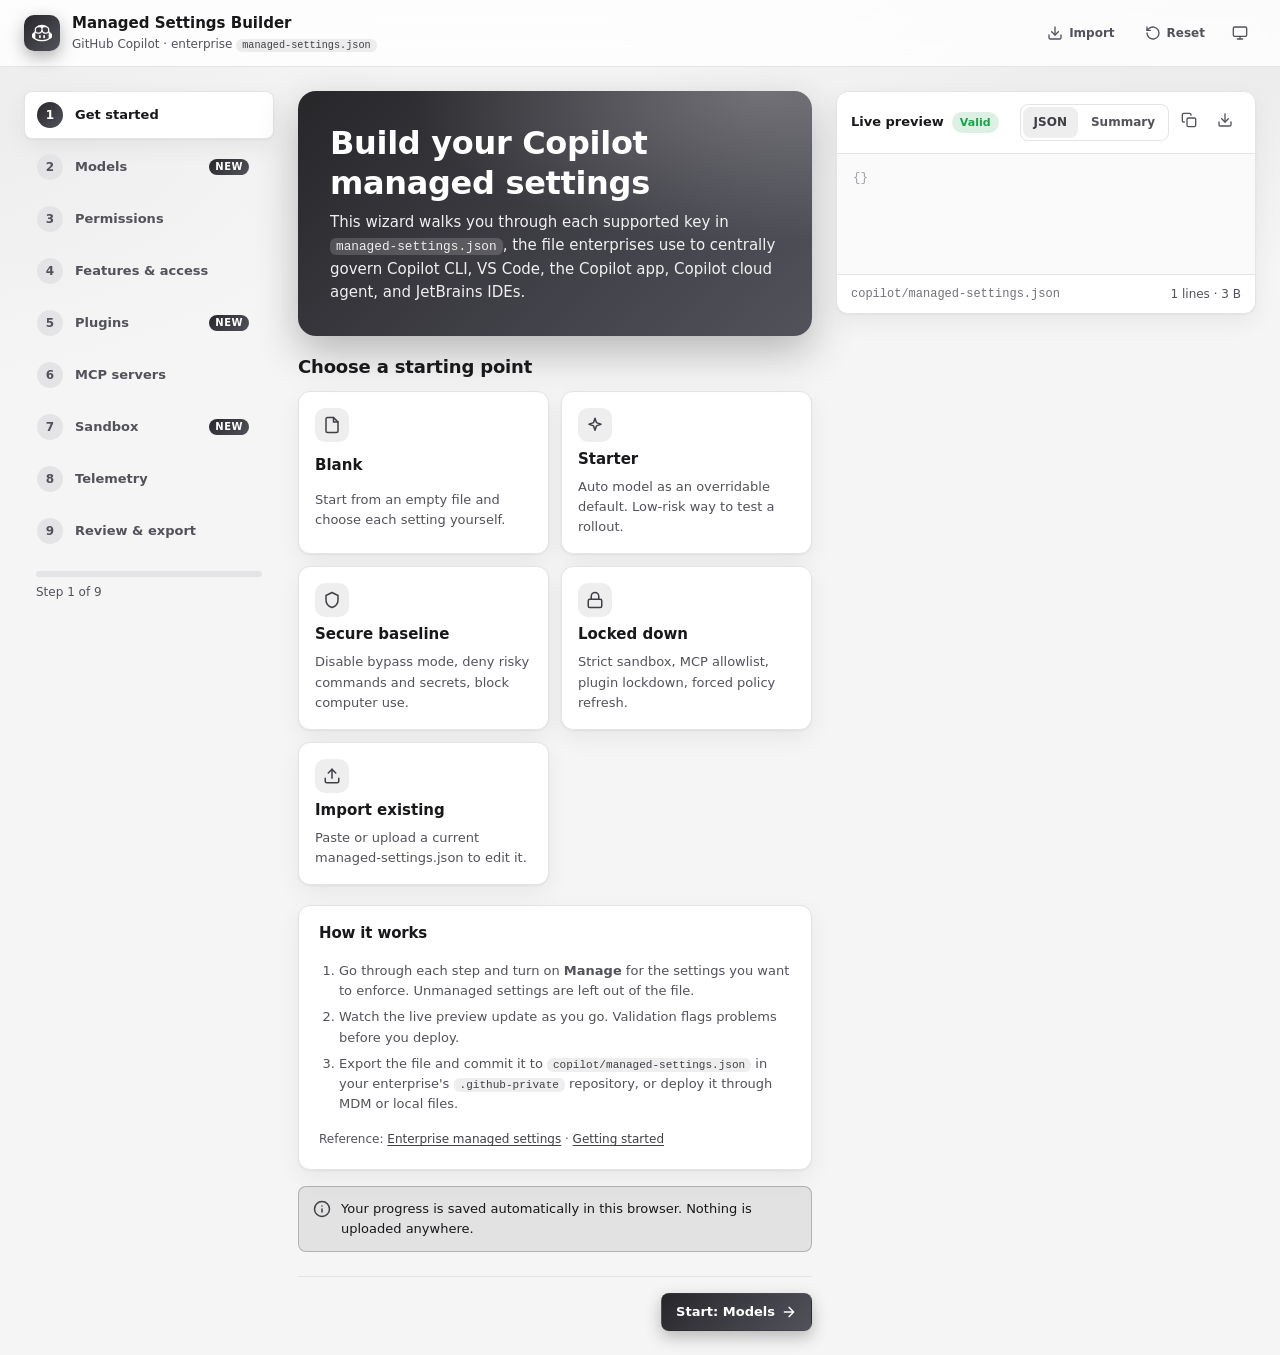
<file: index.html>
<!doctype html>
<html lang="en">
<head>
  <meta charset="utf-8">
  <meta name="viewport" content="width=device-width, initial-scale=1">
  <title>Managed Settings Builder · GitHub Copilot</title>
  <meta name="description" content="Step-by-step builder for GitHub Copilot enterprise managed-settings.json">
  <meta name="color-scheme" content="light dark">
  <script>
    // Apply saved theme before paint to avoid a flash.
    (function () {
      try {
        var t = localStorage.getItem("ems-theme");
        if (t === "light" || t === "dark") document.documentElement.setAttribute("data-theme", t);
      } catch (e) {}
    })();
  </script>
  <link rel="stylesheet" href="css/styles.css">
</head>
<body>
  <header class="app-header">
    <div class="brand">
      <div class="brand-mark" aria-hidden="true">
        <img src="images/copilot.svg" alt="" width="20" height="20">
      </div>
      <div>
        <div class="brand-title">Managed Settings Builder</div>
        <div class="brand-sub">GitHub Copilot · enterprise <code>managed-settings.json</code></div>
      </div>
    </div>
    <div class="header-actions">
      <button class="btn btn-ghost btn-sm" type="button" data-action="open-import" title="Import an existing managed-settings.json">
        <svg viewBox="0 0 24 24" fill="none" stroke="currentColor" stroke-width="2" stroke-linecap="round" stroke-linejoin="round" aria-hidden="true"><path d="M21 15v4a2 2 0 0 1-2 2H5a2 2 0 0 1-2-2v-4"/><path d="M7 10l5 5 5-5"/><path d="M12 15V3"/></svg>
        Import
      </button>
      <button class="btn btn-ghost btn-sm" type="button" data-action="reset" title="Start over with an empty configuration">
        <svg viewBox="0 0 24 24" fill="none" stroke="currentColor" stroke-width="2" stroke-linecap="round" stroke-linejoin="round" aria-hidden="true"><path d="M3 12a9 9 0 1 0 3-6.7L3 8"/><path d="M3 3v5h5"/></svg>
        Reset
      </button>
      <button class="btn btn-icon btn-ghost" type="button" data-action="theme" id="theme-btn" aria-label="Toggle color theme" title="Theme: system"></button>
    </div>
  </header>

  <div id="whats-new-status" class="sr-only" role="status" aria-live="polite"></div>
  <section id="whats-new" class="whats-new" aria-label="What's new" hidden></section>

  <div class="layout">
    <nav class="stepper" aria-label="Setup steps">
      <ol id="steps"></ol>
      <div class="stepper-progress">
        <div class="progress-track"><div class="progress-fill" id="progress-fill"></div></div>
        <div class="progress-label" id="progress-label"></div>
      </div>
    </nav>

    <main id="main" tabindex="-1"></main>

    <aside class="preview" aria-label="Generated file preview">
      <div class="card">
        <div class="preview-head">
          <div class="preview-title">
            Live preview
            <span class="status-pill ok" id="status-pill">Valid</span>
          </div>
          <div class="preview-actions">
            <div class="preview-mode" role="group" aria-label="Preview format">
              <button class="btn btn-sm btn-ghost" type="button" data-action="preview-mode" data-mode="json" aria-controls="json-preview summary-preview" aria-pressed="true">JSON</button>
              <button class="btn btn-sm btn-ghost" type="button" data-action="preview-mode" data-mode="summary" aria-controls="json-preview summary-preview" aria-pressed="false">Summary</button>
            </div>
            <button class="btn btn-icon btn-ghost" type="button" data-action="copy-preview" id="copy-preview" title="Copy JSON" aria-label="Copy JSON">
              <svg viewBox="0 0 24 24" fill="none" stroke="currentColor" stroke-width="2" stroke-linecap="round" stroke-linejoin="round" aria-hidden="true"><rect x="9" y="9" width="13" height="13" rx="2"/><path d="M5 15H4a2 2 0 0 1-2-2V4a2 2 0 0 1 2-2h9a2 2 0 0 1 2 2v1"/></svg>
            </button>
            <button class="btn btn-icon btn-ghost" type="button" data-action="download" title="Download managed-settings.json" aria-label="Download managed-settings.json">
              <svg viewBox="0 0 24 24" fill="none" stroke="currentColor" stroke-width="2" stroke-linecap="round" stroke-linejoin="round" aria-hidden="true"><path d="M21 15v4a2 2 0 0 1-2 2H5a2 2 0 0 1-2-2v-4"/><path d="M7 10l5 5 5-5"/><path d="M12 15V3"/></svg>
            </button>
          </div>
        </div>
        <pre class="code" id="json-preview" aria-label="managed-settings.json contents"></pre>
        <div class="summary-preview" id="summary-preview" role="region" aria-label="Plain-English settings summary" hidden></div>
        <div class="preview-foot">
          <span class="preview-file">copilot/managed-settings.json</span>
          <span id="preview-stats"></span>
        </div>
      </div>
    </aside>
  </div>

  <dialog id="import-dialog" aria-labelledby="import-title">
    <form method="dialog">
      <div class="dialog-body">
        <h2 id="import-title" style="font-size: var(--fs-lg)">Import existing settings</h2>
        <p class="hint">Paste the contents of an existing <code>managed-settings.json</code>, or choose a file. Your current configuration will be replaced.</p>
        <textarea class="textarea" id="import-text" spellcheck="false" placeholder='{ "model": "auto" }'></textarea>
        <div class="inline">
          <input type="file" id="import-file" accept=".json,application/json" class="sr-only">
          <label for="import-file" class="btn btn-sm">Choose file…</label>
          <span class="hint" id="import-error" role="alert" style="color: var(--err)"></span>
        </div>
      </div>
      <div class="dialog-foot">
        <button class="btn" value="cancel" formnovalidate>Cancel</button>
        <button class="btn btn-primary" type="button" data-action="do-import">Import</button>
      </div>
    </form>
  </dialog>

  <div class="toast" id="toast" role="status" aria-live="polite"></div>

  <script src="js/settings-core.js"></script>
  <script src="js/models-snapshot.js"></script>
  <script src="js/whats-new.js"></script>
  <script src="js/app.js"></script>
</body>
</html>
</file>
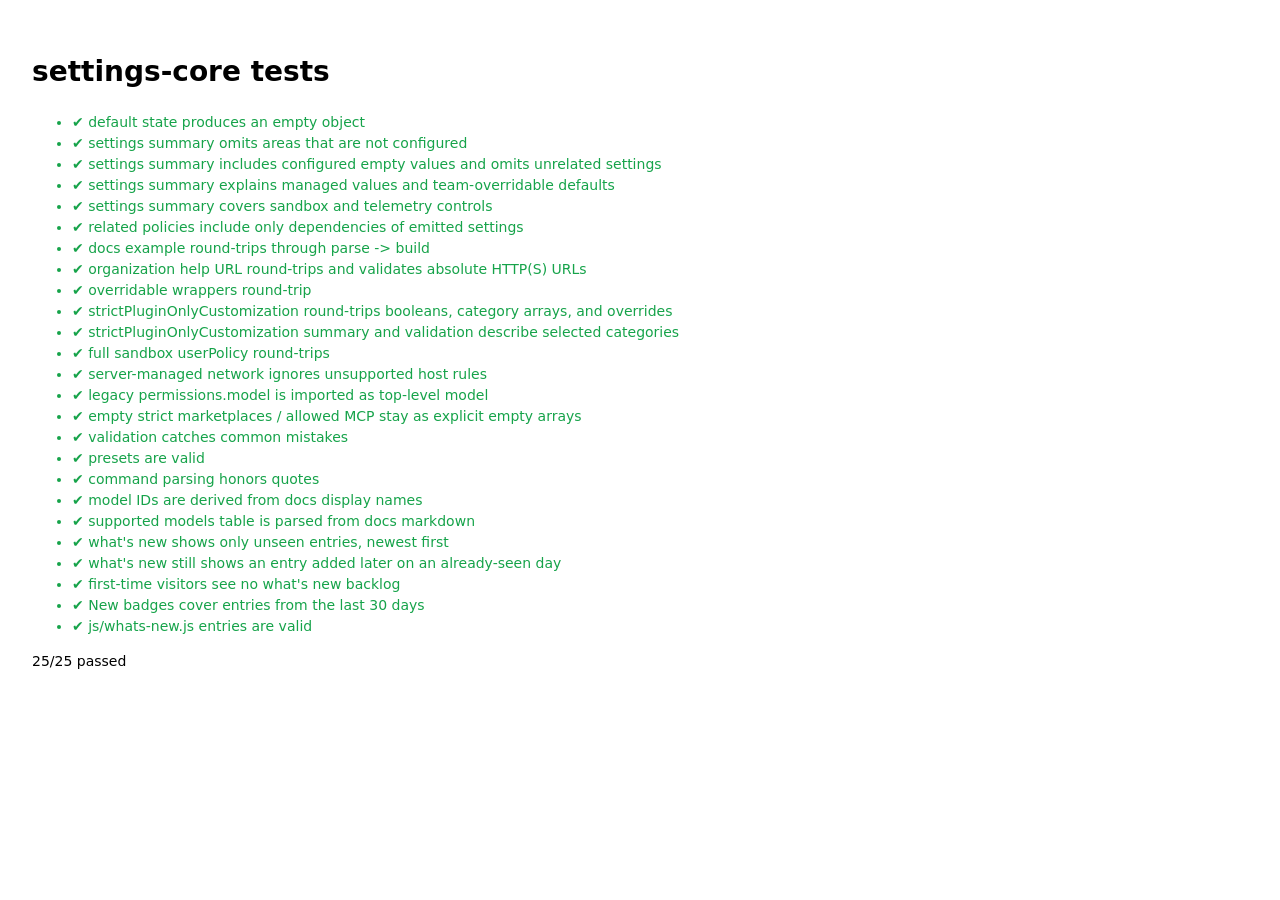
<file: tests/index.html>
<!doctype html>
<html lang="en">
<head>
  <meta charset="utf-8">
  <title>settings-core tests</title>
  <meta name="color-scheme" content="light dark">
  <style>
    body { font: 14px/1.5 ui-sans-serif, system-ui, sans-serif; padding: 1.5rem; }
    .pass { color: #16a34a; } .fail { color: #dc2626; white-space: pre-wrap; }
  </style>
</head>
<body>
  <h1>settings-core tests</h1>
  <ul id="out"></ul>
  <p id="summary"></p>
  <script src="../js/settings-core.js"></script>
  <script src="../js/whats-new.js"></script>
  <script>
    // Minimal browser shims for node:test and node:assert/strict.
    const results = [];
    window.test = (name, fn) => {
      try { fn(); results.push({ name, ok: true }); }
      catch (e) { results.push({ name, ok: false, err: e.message }); }
    };
    const canon = (v) => JSON.stringify(v, (k, x) => (x && typeof x === "object" && !Array.isArray(x)
      ? Object.keys(x).sort().reduce((o, key) => ((o[key] = x[key]), o), {}) : x));
    window.assert = {
      equal: (a, b, m) => { if (a !== b) throw new Error(m || `${a} !== ${b}`); },
      ok: (v, m) => { if (!v) throw new Error(m || "expected truthy"); },
      match: (v, re, m) => { if (!re.test(v)) throw new Error(m || `${v} does not match ${re}`); },
      doesNotMatch: (v, re, m) => { if (re.test(v)) throw new Error(m || `${v} matches ${re}`); },
      deepEqual: (a, b, m) => {
        if (canon(a) !== canon(b)) throw new Error((m ? m + ": " : "") + `\nactual:   ${canon(a)}\nexpected: ${canon(b)}`);
      },
    };
  </script>
  <script src="settings-core.test.js"></script>
  <script>
    const out = document.getElementById("out");
    results.forEach((r) => {
      const li = document.createElement("li");
      li.className = r.ok ? "pass" : "fail";
      li.textContent = (r.ok ? "✔ " : "✘ ") + r.name + (r.err ? "\n" + r.err : "");
      out.appendChild(li);
    });
    const failed = results.filter((r) => !r.ok).length;
    document.getElementById("summary").textContent = `${results.length - failed}/${results.length} passed`;
    window.__testResults = { total: results.length, failed, results };
  </script>
</body>
</html>
</file>
<file: css/styles.css>
/* ==========================================================================
   Managed Settings Builder – design tokens
   Black / charcoal palette, standardized type scale, light + dark themes.
   ========================================================================== */
:root {
  --font-sans: "Inter", "Segoe UI Variable", "Segoe UI", -apple-system, BlinkMacSystemFont, system-ui, Roboto, "Helvetica Neue", Arial, sans-serif;
  --font-mono: "JetBrains Mono", "SF Mono", ui-monospace, SFMono-Regular, Menlo, Consolas, monospace;

  --fs-xs: 12px;
  --fs-sm: 13px;
  --fs-md: 15px;
  --fs-lg: 18px;
  --fs-xl: 24px;
  --fs-xxl: 32px;

  --radius-sm: 8px;
  --radius: 12px;
  --radius-lg: 18px;

  /* Palette */
  --charcoal-400: #a1a1aa;
  --charcoal-500: #52525b;
  --charcoal-600: #3f3f46;
  --charcoal-700: #27272a;

  --brand-gradient: linear-gradient(135deg, var(--charcoal-700) 0%, var(--charcoal-600) 55%, var(--charcoal-500) 100%);

  /* Light theme (default) */
  --bg: #f5f5f5;
  --bg-glow: radial-gradient(1200px 600px at 100% -10%, rgba(39, 39, 42, 0.08), transparent 60%),
    radial-gradient(900px 500px at -10% 10%, rgba(82, 82, 91, 0.06), transparent 60%);
  --surface: #ffffff;
  --surface-2: #f4f4f5;
  --surface-3: #e4e4e7;
  --border: #e4e4e7;
  --border-strong: #a1a1aa;
  --text: #18181b;
  --text-muted: #52525b;
  --text-faint: #71717a;
  --primary: var(--charcoal-600);
  --primary-hover: #09090b;
  --primary-soft: rgba(39, 39, 42, 0.08);
  --accent: var(--charcoal-500);
  --focus: 0 0 0 3px rgba(39, 39, 42, 0.35);
  --shadow: 0 1px 2px rgba(24, 24, 27, 0.05), 0 8px 24px rgba(24, 24, 27, 0.06);

  --ok: #16a34a;
  --warn: #b45309;
  --warn-soft: rgba(245, 158, 11, 0.12);
  --err: #dc2626;
  --err-soft: rgba(220, 38, 38, 0.10);
  --info: var(--charcoal-600);
  --info-soft: rgba(63, 63, 70, 0.10);

  /* JSON syntax */
  --json-key: #3f3f46;
  --json-str: #52525b;
  --json-num: #18181b;
  --json-bool: #71717a;
  --json-punc: #a1a1aa;
  --code-bg: #fafafa;

  color-scheme: light;
}

@media (prefers-color-scheme: dark) {
  :root:not([data-theme="light"]) {
    --bg: #09090b;
    --bg-glow: radial-gradient(1200px 600px at 100% -10%, rgba(161, 161, 170, 0.12), transparent 60%),
      radial-gradient(900px 500px at -10% 10%, rgba(82, 82, 91, 0.10), transparent 60%);
    --surface: #18181b;
    --surface-2: #27272a;
    --surface-3: #3f3f46;
    --border: #3f3f46;
    --border-strong: #52525b;
    --text: #f4f4f5;
    --text-muted: #d4d4d8;
    --text-faint: #71717a;
    --primary: #e4e4e7;
    --primary-hover: #ffffff;
    --primary-soft: rgba(228, 228, 231, 0.12);
    --accent: #d4d4d8;
    --focus: 0 0 0 3px rgba(228, 228, 231, 0.4);
    --shadow: 0 1px 2px rgba(0, 0, 0, 0.3), 0 10px 30px rgba(0, 0, 0, 0.35);
    --ok: #4ade80;
    --warn: #fbbf24;
    --warn-soft: rgba(251, 191, 36, 0.12);
    --err: #f87171;
    --err-soft: rgba(248, 113, 113, 0.12);
    --info: #d4d4d8;
    --info-soft: rgba(212, 212, 216, 0.12);
    --json-key: #d4d4d8;
    --json-str: #a1a1aa;
    --json-num: #f4f4f5;
    --json-bool: #a1a1aa;
    --json-punc: #71717a;
    --code-bg: #09090b;
    color-scheme: dark;
  }
}

:root[data-theme="dark"] {
  --bg: #09090b;
  --bg-glow: radial-gradient(1200px 600px at 100% -10%, rgba(161, 161, 170, 0.12), transparent 60%),
    radial-gradient(900px 500px at -10% 10%, rgba(82, 82, 91, 0.10), transparent 60%);
  --surface: #18181b;
  --surface-2: #27272a;
  --surface-3: #3f3f46;
  --border: #3f3f46;
  --border-strong: #52525b;
  --text: #f4f4f5;
  --text-muted: #d4d4d8;
  --text-faint: #71717a;
  --primary: #e4e4e7;
  --primary-hover: #ffffff;
  --primary-soft: rgba(228, 228, 231, 0.12);
  --accent: #d4d4d8;
  --focus: 0 0 0 3px rgba(228, 228, 231, 0.4);
  --shadow: 0 1px 2px rgba(0, 0, 0, 0.3), 0 10px 30px rgba(0, 0, 0, 0.35);
  --ok: #4ade80;
  --warn: #fbbf24;
  --warn-soft: rgba(251, 191, 36, 0.12);
  --err: #f87171;
  --err-soft: rgba(248, 113, 113, 0.12);
  --info: #d4d4d8;
  --info-soft: rgba(212, 212, 216, 0.12);
  --json-key: #d4d4d8;
  --json-str: #a1a1aa;
  --json-num: #f4f4f5;
  --json-bool: #a1a1aa;
  --json-punc: #71717a;
  --code-bg: #09090b;
  color-scheme: dark;
}

/* ==========================================================================
   Base
   ========================================================================== */
*, *::before, *::after { box-sizing: border-box; }
html, body { margin: 0; }
body {
  font-family: var(--font-sans);
  font-size: var(--fs-md);
  line-height: 1.55;
  color: var(--text);
  background: var(--bg-glow), var(--bg);
  background-attachment: fixed;
  min-height: 100vh;
  -webkit-font-smoothing: antialiased;
}

h1, h2, h3, h4 { margin: 0; line-height: 1.25; font-weight: 650; letter-spacing: -0.01em; }
p { margin: 0; }
a { color: var(--primary); text-underline-offset: 2px; }
a:hover { color: var(--primary-hover); }
code, kbd, pre { font-family: var(--font-mono); font-size: 0.9em; }
:not(pre) > code {
  background: var(--primary-soft);
  color: var(--primary);
  padding: 1px 6px;
  border-radius: 6px;
  font-size: 0.85em;
}
button, input, select, textarea { font: inherit; color: inherit; }
:focus-visible { outline: none; box-shadow: var(--focus); }
.sr-only { position: absolute; width: 1px; height: 1px; padding: 0; margin: -1px; overflow: hidden; clip: rect(0 0 0 0); border: 0; }

/* ==========================================================================
   App shell
   ========================================================================== */
.app-header {
  position: sticky; top: 0; z-index: 20;
  display: flex; align-items: center; gap: 16px;
  padding: 12px 24px;
  background: color-mix(in srgb, var(--surface) 82%, transparent);
  backdrop-filter: saturate(160%) blur(12px);
  border-bottom: 1px solid var(--border);
}
.brand { display: flex; align-items: center; gap: 12px; }
.brand-mark {
  width: 36px; height: 36px; border-radius: 10px;
  background: var(--brand-gradient);
  display: grid; place-items: center; color: #fff;
  box-shadow: 0 6px 16px rgba(39, 39, 42, 0.35);
}
.brand-title { font-size: var(--fs-md); font-weight: 700; }
.brand-sub { font-size: var(--fs-xs); color: var(--text-muted); }
.header-actions { margin-left: auto; display: flex; gap: 8px; align-items: center; }

.layout {
  display: grid;
  grid-template-columns: 250px minmax(0, 1fr) minmax(320px, 420px);
  gap: 24px;
  max-width: 1500px;
  margin: 0 auto;
  padding: 24px;
  align-items: start;
}
#main:focus, #main:focus-visible { outline: none; box-shadow: none; }
.layout > * { min-width: 0; }

/* Stepper */
.stepper { position: sticky; top: 84px; }
.stepper ol { list-style: none; margin: 0; padding: 0; display: grid; gap: 4px; }
.step-btn {
  width: 100%; display: flex; align-items: center; gap: 12px;
  padding: 10px 12px; border-radius: var(--radius-sm);
  background: transparent; border: 1px solid transparent;
  text-align: left; cursor: pointer; color: var(--text-muted);
  font-size: var(--fs-sm); font-weight: 550;
  transition: background .15s, color .15s, border-color .15s;
}
.step-btn:hover { background: var(--surface-2); color: var(--text); }
.step-btn[aria-current="step"] { background: var(--surface); border-color: var(--border); color: var(--text); box-shadow: var(--shadow); }
.step-num {
  flex: none; width: 26px; height: 26px; border-radius: 50%;
  display: grid; place-items: center; font-size: var(--fs-xs); font-weight: 700;
  background: var(--surface-3); color: var(--text-muted);
}
.step-btn[aria-current="step"] .step-num { background: var(--brand-gradient); color: #fff; }
.step-btn.configured .step-num { background: var(--primary-soft); color: var(--primary); }
.step-btn[aria-current="step"].configured .step-num { background: var(--brand-gradient); color: #fff; }
.step-label { flex: 1; }
.step-meta { font-size: var(--fs-xs); color: var(--text-faint); font-weight: 500; }
.step-dot { width: 8px; height: 8px; border-radius: 50%; background: var(--err); flex: none; }
.step-dot.warn { background: var(--warn); }
.stepper-progress { margin: 16px 12px 0; }
.progress-track { height: 6px; border-radius: 99px; background: var(--surface-3); overflow: hidden; }
.progress-fill { height: 100%; background: var(--brand-gradient); border-radius: inherit; transition: width .3s ease; }
.progress-label { font-size: var(--fs-xs); color: var(--text-muted); margin-top: 6px; }

/* Main content */
.step-header { margin-bottom: 20px; }
.eyebrow { font-size: var(--fs-xs); font-weight: 700; letter-spacing: .08em; text-transform: uppercase; color: var(--accent); }
.step-header h1 { font-size: var(--fs-xl); margin-top: 4px; }
.step-header p { color: var(--text-muted); margin-top: 6px; max-width: 70ch; }

.card {
  background: var(--surface);
  border: 1px solid var(--border);
  border-radius: var(--radius);
  box-shadow: var(--shadow);
  margin-bottom: 16px;
  overflow: hidden;
}
.card-head { display: flex; gap: 16px; align-items: flex-start; padding: 18px 20px; }
.card-head-text { flex: 1; min-width: 0; }
.card-title { font-size: var(--fs-md); font-weight: 650; display: flex; align-items: center; gap: 8px; flex-wrap: wrap; }
.card-key { font-family: var(--font-mono); font-size: var(--fs-xs); color: var(--text-faint); font-weight: 500; }
.card-desc { color: var(--text-muted); font-size: var(--fs-sm); margin-top: 4px; }
.card-body { padding: 0 20px 20px; display: grid; gap: 16px; }
.card.is-off .card-body { display: none; }
.card.is-off { box-shadow: none; }
.subcard { border: 1px solid var(--border); border-radius: var(--radius-sm); padding: 14px; background: var(--surface-2); display: grid; gap: 12px; }
.subcard-head { display: flex; align-items: center; gap: 8px; justify-content: space-between; }
.subcard-title { font-size: var(--fs-sm); font-weight: 650; }

/* Client support badges */
.support { display: flex; gap: 4px; flex-wrap: wrap; margin-top: 8px; }
.chip-client {
  font-size: 11px; font-weight: 600; padding: 2px 8px; border-radius: 99px;
  border: 1px solid var(--border); color: var(--text-faint); background: transparent;
}
.chip-client.yes { color: var(--primary); border-color: color-mix(in srgb, var(--primary) 35%, transparent); background: var(--primary-soft); }
.chip-client.no { text-decoration: line-through; opacity: .6; }

/* Forms */
.field { display: grid; gap: 6px; }
.field-row { display: grid; grid-template-columns: repeat(auto-fit, minmax(180px, 1fr)); gap: 12px; }
.label { font-size: var(--fs-sm); font-weight: 600; }
.hint { font-size: var(--fs-xs); color: var(--text-muted); }
.input, .select, .textarea {
  width: 100%; padding: 9px 12px;
  border: 1px solid var(--border-strong); border-radius: var(--radius-sm);
  background: var(--surface); color: var(--text);
  font-size: var(--fs-sm);
  transition: border-color .15s, box-shadow .15s;
}
.input::placeholder, .textarea::placeholder { color: var(--text-faint); }
.input:focus, .select:focus, .textarea:focus { border-color: var(--primary); box-shadow: var(--focus); outline: none; }
.input.mono, .textarea.mono { font-family: var(--font-mono); font-size: var(--fs-xs); }
.textarea { min-height: 220px; resize: vertical; font-family: var(--font-mono); font-size: var(--fs-xs); }
.select { appearance: none; padding-right: 32px;
  background-image: linear-gradient(45deg, transparent 50%, var(--text-muted) 50%), linear-gradient(135deg, var(--text-muted) 50%, transparent 50%);
  background-position: calc(100% - 16px) 50%, calc(100% - 11px) 50%; background-size: 5px 5px; background-repeat: no-repeat; }
.inline { display: flex; gap: 8px; align-items: center; }
.inline > .input { flex: 1; }
.inline > .select { width: auto; flex: none; }

/* Toggle switch */
.switch { position: relative; display: inline-flex; align-items: center; gap: 10px; cursor: pointer; font-size: var(--fs-sm); font-weight: 550; user-select: none; }
.switch input { position: absolute; opacity: 0; width: 1px; height: 1px; }
.switch .track {
  width: 40px; height: 22px; border-radius: 99px; background: var(--surface-3);
  border: 1px solid var(--border-strong); position: relative; transition: background .2s, border-color .2s; flex: none;
}
.switch .track::after {
  content: ""; position: absolute; top: 2px; left: 2px; width: 16px; height: 16px; border-radius: 50%;
  background: #fff; box-shadow: 0 1px 3px rgba(0,0,0,.25); transition: transform .2s;
}
.switch input:checked + .track { background: var(--brand-gradient); border-color: transparent; }
.switch input:checked + .track::after { transform: translateX(18px); }
.switch input:focus-visible + .track { box-shadow: var(--focus); }
.switch-label-muted { color: var(--text-muted); font-weight: 500; }

/* Segmented (tri-state) */
.seg { display: inline-flex; border: 1px solid var(--border-strong); border-radius: var(--radius-sm); overflow: hidden; background: var(--surface); }
.seg label { position: relative; }
.seg input { position: absolute; opacity: 0; inset: 0; cursor: pointer; }
.seg span { display: block; padding: 6px 12px; font-size: var(--fs-xs); font-weight: 600; color: var(--text-muted); border-right: 1px solid var(--border); cursor: pointer; }
.seg label:last-child span { border-right: 0; }
.seg input:checked + span { background: var(--primary-soft); color: var(--primary); }
.seg input:focus-visible + span { box-shadow: inset var(--focus); }
.tri-row { display: flex; align-items: center; justify-content: space-between; gap: 16px; padding: 10px 0; border-top: 1px solid var(--border); }
.tri-row:first-child { border-top: 0; padding-top: 0; }
.tri-row-text { min-width: 0; }
.tri-row-text .label code { font-weight: 500; }

/* Buttons */
.btn {
  display: inline-flex; align-items: center; justify-content: center; gap: 6px;
  padding: 8px 14px; border-radius: var(--radius-sm); border: 1px solid var(--border-strong);
  background: var(--surface); color: var(--text); font-size: var(--fs-sm); font-weight: 600;
  cursor: pointer; transition: background .15s, border-color .15s, transform .05s; white-space: nowrap;
}
.btn:hover { background: var(--surface-2); border-color: var(--primary); }
.btn:active { transform: translateY(1px); }
.btn-primary { background: var(--brand-gradient); color: #fff; border-color: transparent; box-shadow: 0 6px 16px rgba(39, 39, 42, 0.3); }
.btn-primary:hover { background: var(--brand-gradient); filter: brightness(1.08); border-color: transparent; }
.btn-ghost { background: transparent; border-color: transparent; color: var(--text-muted); }
.btn-ghost:hover { background: var(--surface-2); color: var(--text); border-color: transparent; }
.btn-sm { padding: 5px 10px; font-size: var(--fs-xs); }
.btn-icon { padding: 6px; width: 32px; height: 32px; }
.btn-danger:hover { color: var(--err); border-color: var(--err); background: var(--err-soft); }
.btn svg { width: 16px; height: 16px; flex: none; }

/* Chips / lists */
.chips { display: flex; flex-wrap: wrap; gap: 6px; }
.chip {
  display: inline-flex; align-items: center; gap: 6px; padding: 4px 4px 4px 10px;
  border-radius: 99px; background: var(--surface-2); border: 1px solid var(--border);
  font-family: var(--font-mono); font-size: var(--fs-xs);
}
.chip button { border: 0; background: transparent; cursor: pointer; color: var(--text-faint); width: 20px; height: 20px; border-radius: 50%; display: grid; place-items: center; }
.chip button:hover { background: var(--err-soft); color: var(--err); }
.chip.deny { border-color: color-mix(in srgb, var(--err) 35%, transparent); }
.chip.ask { border-color: color-mix(in srgb, var(--warn) 45%, transparent); }
.chip.allow { border-color: color-mix(in srgb, var(--ok) 40%, transparent); }
.suggest { display: flex; flex-wrap: wrap; gap: 6px; align-items: center; }
.suggest-label { font-size: var(--fs-xs); color: var(--text-faint); margin-right: 2px; }
.suggest button {
  border: 1px dashed var(--border-strong); background: transparent; color: var(--text-muted);
  border-radius: 99px; padding: 3px 10px; font-family: var(--font-mono); font-size: 11px; cursor: pointer;
}
.suggest button:hover { border-color: var(--primary); color: var(--primary); background: var(--primary-soft); }
.empty { font-size: var(--fs-sm); color: var(--text-faint); font-style: italic; }

.item-list { display: grid; gap: 10px; }
.item { display: grid; gap: 10px; padding: 12px; border: 1px solid var(--border); border-radius: var(--radius-sm); background: var(--surface-2); }
.item-row { display: flex; gap: 8px; align-items: flex-end; flex-wrap: wrap; }
.item-row > .field { flex: 1; min-width: 150px; }
.item-row > .field.narrow { flex: 0 0 160px; min-width: 140px; }

/* Callouts */
.callout { display: flex; gap: 10px; padding: 12px 14px; border-radius: var(--radius-sm); font-size: var(--fs-sm); border: 1px solid; }
.callout svg { width: 18px; height: 18px; flex: none; margin-top: 1px; }
.callout.info { background: var(--info-soft); border-color: color-mix(in srgb, var(--info) 30%, transparent); }
.callout.info svg { color: var(--info); }
.callout.warning { background: var(--warn-soft); border-color: color-mix(in srgb, var(--warn) 35%, transparent); }
.callout.warning svg { color: var(--warn); }
.callout.error { background: var(--err-soft); border-color: color-mix(in srgb, var(--err) 35%, transparent); }
.callout.error svg { color: var(--err); }
.policy-note { align-items: flex-start; margin-bottom: 12px; padding: 8px 10px; }
.policy-note-content { flex: 1; min-width: 0; }
.policy-note-dismiss { flex: none; margin: -5px -5px 0 0; }
.policy-list { display: grid; gap: 12px; margin: 0; padding-left: 20px; font-size: var(--fs-sm); }
.policy-list li { padding-left: 2px; }
.policy-list p { color: var(--text-muted); margin-top: 3px; }
.policy-resolution { display: block; color: var(--text-faint); font-size: var(--fs-xs); }

/* Welcome */
.hero {
  position: relative; overflow: hidden;
  border-radius: var(--radius-lg); padding: 32px; margin-bottom: 20px;
  background: var(--brand-gradient); color: #fff; box-shadow: 0 16px 40px rgba(39, 39, 42, 0.3);
}
.hero::after {
  content: ""; position: absolute; inset: 0; pointer-events: none;
  background: radial-gradient(500px 220px at 90% 0%, rgba(255,255,255,.25), transparent 70%);
}
.hero h1 { font-size: var(--fs-xxl); }
.hero p { margin-top: 8px; max-width: 62ch; opacity: .92; }
.hero code { background: rgba(255,255,255,.18); color: #fff; }
.preset-grid { display: grid; grid-template-columns: repeat(auto-fit, minmax(200px, 1fr)); gap: 12px; }
.preset {
  text-align: left; cursor: pointer; padding: 16px; border-radius: var(--radius);
  border: 1px solid var(--border); background: var(--surface); box-shadow: var(--shadow);
  display: grid; gap: 6px; transition: border-color .15s, transform .15s;
}
.preset:hover { border-color: var(--primary); transform: translateY(-2px); }
.preset-icon { width: 34px; height: 34px; border-radius: 10px; display: grid; place-items: center; background: var(--primary-soft); color: var(--primary); }
.preset-icon svg { width: 18px; height: 18px; }
.preset-title { font-weight: 650; }
.preset-desc { font-size: var(--fs-sm); color: var(--text-muted); }

/* Footer nav */
.step-nav { display: flex; justify-content: space-between; align-items: center; margin-top: 24px; padding-top: 16px; border-top: 1px solid var(--border); }

/* Preview panel */
.preview { position: sticky; top: 84px; display: flex; flex-direction: column; max-height: calc(100vh - 108px); }
.preview .card { display: flex; flex-direction: column; min-height: 0; margin: 0; }
.preview-head { display: flex; align-items: center; gap: 8px; padding: 12px 14px; border-bottom: 1px solid var(--border); }
.preview-title { font-size: var(--fs-sm); font-weight: 650; display: flex; align-items: center; gap: 8px; }
.preview-file { font-family: var(--font-mono); font-size: var(--fs-xs); color: var(--text-faint); font-weight: 500; }
.preview-actions { margin-left: auto; display: flex; gap: 4px; }
.preview-mode { display: flex; gap: 2px; padding: 2px; border: 1px solid var(--border); border-radius: var(--radius-sm); }
.preview-mode [aria-pressed="true"] { background: var(--primary-soft); color: var(--primary); }
.status-pill { font-size: 11px; font-weight: 700; padding: 2px 8px; border-radius: 99px; }
.status-pill.ok { background: color-mix(in srgb, var(--ok) 15%, transparent); color: var(--ok); }
.status-pill.warn { background: var(--warn-soft); color: var(--warn); }
.status-pill.err { background: var(--err-soft); color: var(--err); }
.code {
  margin: 0; padding: 14px 16px; overflow: auto; flex: 1; min-height: 120px;
  background: var(--code-bg); font-size: 12.5px; line-height: 1.6; tab-size: 2;
}
.code .k { color: var(--json-key); }
.code .s { color: var(--json-str); }
.code .n { color: var(--json-num); }
.code .b { color: var(--json-bool); font-weight: 600; }
.code .p { color: var(--json-punc); }
.summary-preview { flex: 1; min-height: 120px; overflow: auto; padding: 14px 16px; background: var(--surface); font-size: var(--fs-sm); line-height: 1.6; }
.summary-preview h2 { margin: 0 0 12px; font-size: var(--fs-md); }
.summary-preview h3 { margin: 16px 0 6px; font-size: var(--fs-sm); }
.summary-preview ul { margin: 0; padding-left: 20px; display: grid; gap: 5px; }
.summary-preview li { padding-left: 2px; }
.summary-preview code { font-family: var(--font-mono); font-size: .92em; color: var(--text); overflow-wrap: anywhere; }
.summary-preview[hidden] { display: none; }
.preview-foot { padding: 10px 14px; border-top: 1px solid var(--border); font-size: var(--fs-xs); color: var(--text-muted); display: flex; justify-content: space-between; }

/* Issues */
.issues { display: grid; gap: 8px; }
.issue { display: flex; gap: 10px; align-items: flex-start; padding: 10px 12px; border-radius: var(--radius-sm); font-size: var(--fs-sm); border: 1px solid var(--border); background: var(--surface); }
.issue .lvl { font-size: 10px; font-weight: 800; text-transform: uppercase; padding: 2px 6px; border-radius: 4px; flex: none; margin-top: 2px; letter-spacing: .04em; }
.issue.error .lvl { background: var(--err-soft); color: var(--err); }
.issue.warning .lvl { background: var(--warn-soft); color: var(--warn); }
.issue.info .lvl { background: var(--info-soft); color: var(--info); }
.issue .msg { flex: 1; }
.issue .go { font-size: var(--fs-xs); }

.summary-grid { display: grid; grid-template-columns: repeat(auto-fit, minmax(150px, 1fr)); gap: 12px; }
.stat { padding: 14px; border-radius: var(--radius); background: var(--surface); border: 1px solid var(--border); }
.stat-num { font-size: var(--fs-xl); font-weight: 700; color: var(--primary); }
.stat-label { font-size: var(--fs-xs); color: var(--text-muted); }

.tree { font-family: var(--font-mono); font-size: var(--fs-xs); line-height: 1.8; padding: 12px 14px; background: var(--code-bg); border-radius: var(--radius-sm); border: 1px solid var(--border); white-space: pre; overflow: auto; }

/* Toast */
.toast {
  position: fixed; bottom: 24px; left: 50%; transform: translate(-50%, 20px);
  background: var(--text); color: var(--bg); padding: 10px 16px; border-radius: 99px;
  font-size: var(--fs-sm); font-weight: 600; opacity: 0; pointer-events: none; transition: opacity .2s, transform .2s; z-index: 50;
}
.toast.show { opacity: 1; transform: translate(-50%, 0); }

/* Dialog */
dialog {
  border: 1px solid var(--border); border-radius: var(--radius-lg); padding: 0; width: min(640px, 92vw);
  background: var(--surface); color: var(--text); box-shadow: 0 30px 80px rgba(0,0,0,.35);
}
dialog::backdrop { background: rgba(11, 13, 28, 0.55); backdrop-filter: blur(3px); }
.dialog-body { padding: 20px; display: grid; gap: 12px; }
.dialog-foot { padding: 12px 20px; border-top: 1px solid var(--border); display: flex; justify-content: flex-end; gap: 8px; }

/* Responsive */
@media (max-width: 1180px) {
  .layout { grid-template-columns: 220px minmax(0, 1fr); }
  .preview { grid-column: 1 / -1; position: static; max-height: none; }
  .preview .code { max-height: 480px; }
}
@media (max-width: 760px) {
  .layout { grid-template-columns: 1fr; padding: 16px; }
  .stepper { position: static; }
  .stepper ol { grid-auto-flow: column; grid-auto-columns: max-content; overflow-x: auto; padding-bottom: 4px; }
  .step-meta, .stepper-progress { display: none; }
  .app-header { padding: 10px 16px; }
  .brand-sub { display: none; }
  .tri-row { flex-direction: column; align-items: flex-start; }
}
@media (prefers-reduced-motion: reduce) {
  *, *::before, *::after { transition: none !important; animation: none !important; }
}

/* Model picker */
.model-source { display: flex; flex-wrap: wrap; align-items: center; gap: 4px; }
.model-source a { display: inline-flex; align-items: center; gap: 3px; }
.model-source svg { width: 12px; height: 12px; }
.link-btn {
  background: none; border: 0; padding: 0; font: inherit; cursor: pointer;
  color: var(--accent); text-decoration: underline; text-underline-offset: 2px;
}
.link-btn:disabled { opacity: .5; cursor: progress; }
.text-warn { color: var(--warn, #b45309); }

/* What's new banner and "New" badges */
.whats-new { max-width: 1500px; margin: 0 auto; padding: 24px 24px 0; }
.whats-new[hidden] { display: none; }
.whats-new-card {
  display: flex; gap: 14px; align-items: flex-start;
  padding: 14px 16px; border-radius: var(--radius);
  background: color-mix(in srgb, var(--surface) 88%, transparent);
  border: 1px solid color-mix(in srgb, var(--accent) 35%, var(--border));
  box-shadow: var(--shadow);
  backdrop-filter: blur(6px);
}
.whats-new-icon {
  width: 32px; height: 32px; border-radius: 9px; flex: none;
  display: grid; place-items: center; color: #fff; background: var(--brand-gradient);
}
.whats-new-icon svg { width: 18px; height: 18px; }
.whats-new-body { flex: 1; min-width: 0; }
.whats-new-title { font-size: var(--fs-sm); font-weight: 700; margin-bottom: 6px; }
.whats-new ul { list-style: none; margin: 0; padding: 0; display: grid; gap: 6px; font-size: var(--fs-sm); }
.whats-new li { display: flex; align-items: baseline; gap: 8px; flex-wrap: wrap; }
.whats-new li .link-btn { text-align: left; }
.whats-new time { color: var(--text-faint); font-size: var(--fs-xs); }
.wn-more { margin-top: 6px; font-size: var(--fs-sm); }
.wn-more summary { cursor: pointer; color: var(--primary); width: fit-content; }
.wn-more ul { margin-top: 6px; }
.wn-tag {
  font-size: 11px; font-weight: 700; letter-spacing: .04em; text-transform: uppercase;
  padding: 1px 7px; border-radius: 99px;
  color: var(--primary); background: var(--primary-soft);
}
.wn-model { color: var(--info); background: var(--info-soft); }
.wn-fix { color: var(--text-muted); background: var(--surface-3); }
.badge-new {
  display: inline-block; vertical-align: middle;
  font-size: 10px; font-weight: 700; letter-spacing: .05em; text-transform: uppercase; line-height: 1;
  padding: 3px 6px; border-radius: 99px; color: #fff; background: var(--brand-gradient);
}
@media print { .whats-new { display: none; } }
</file>
